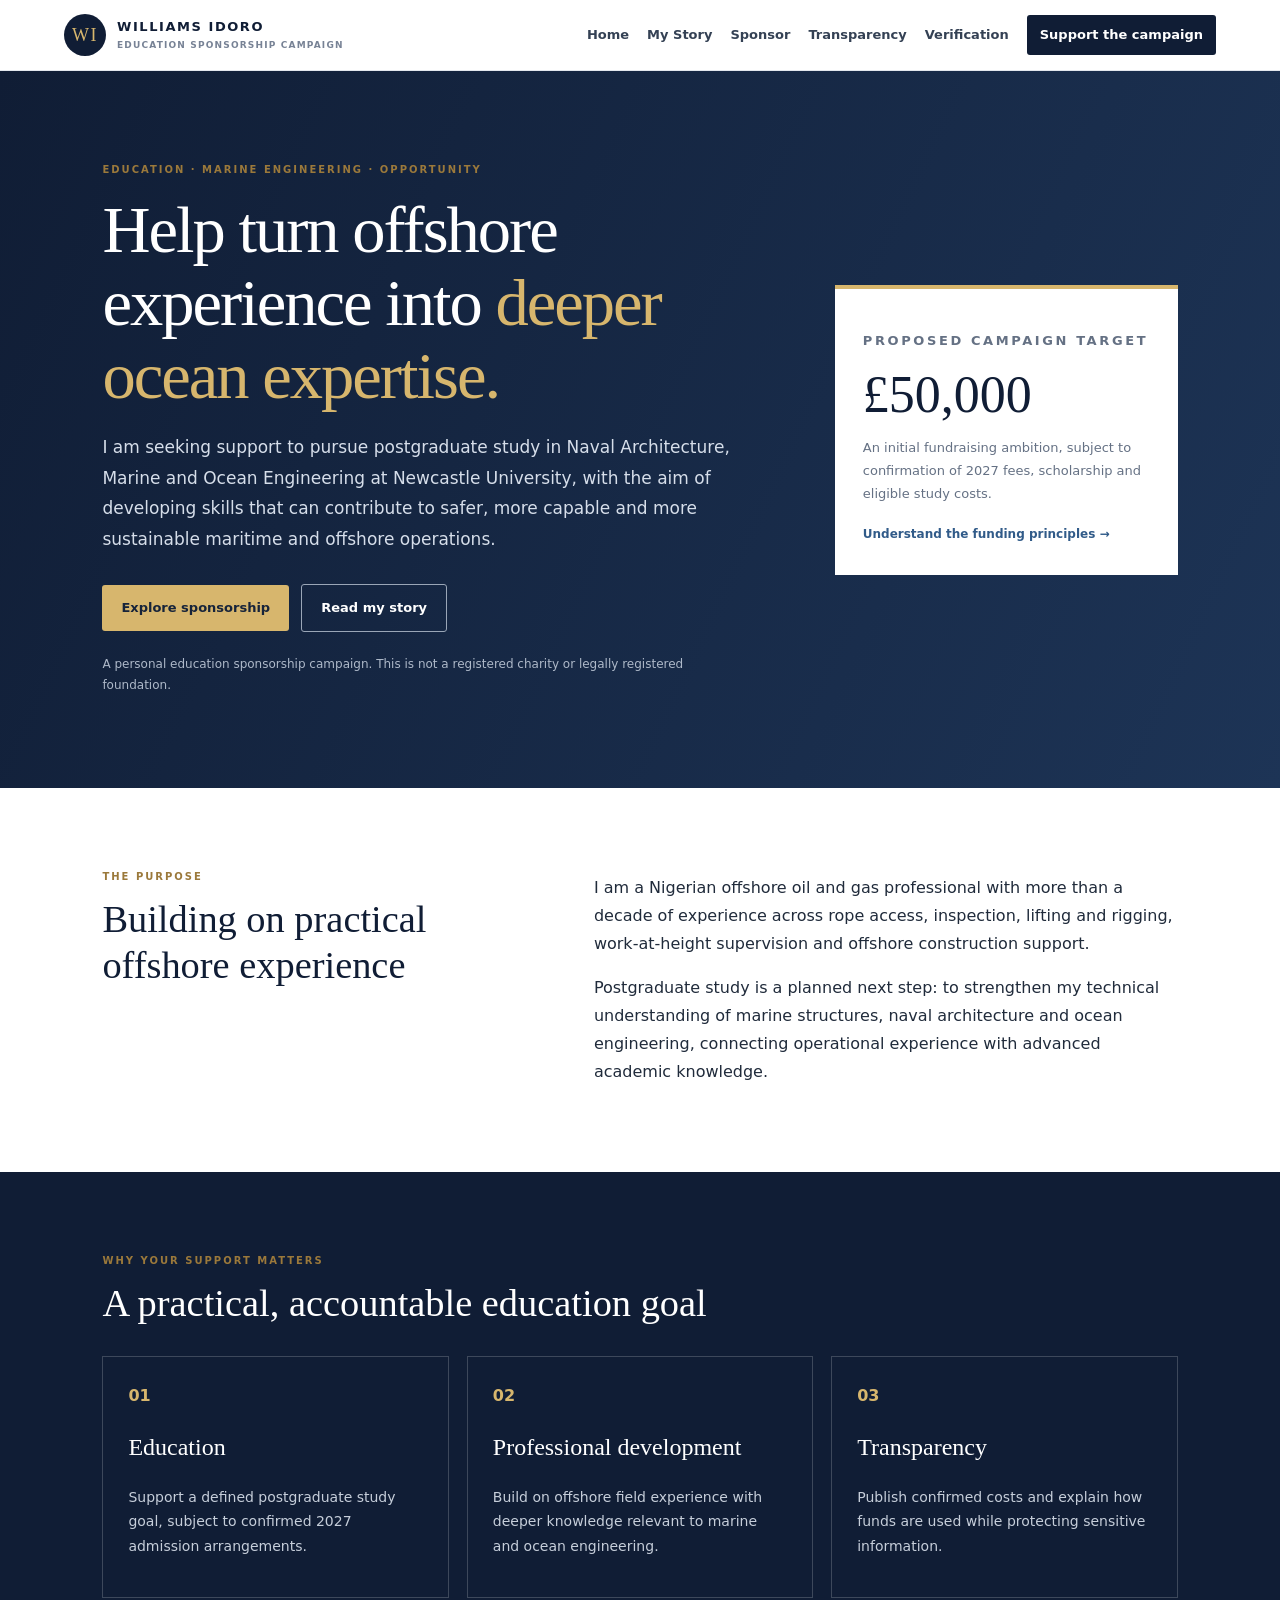
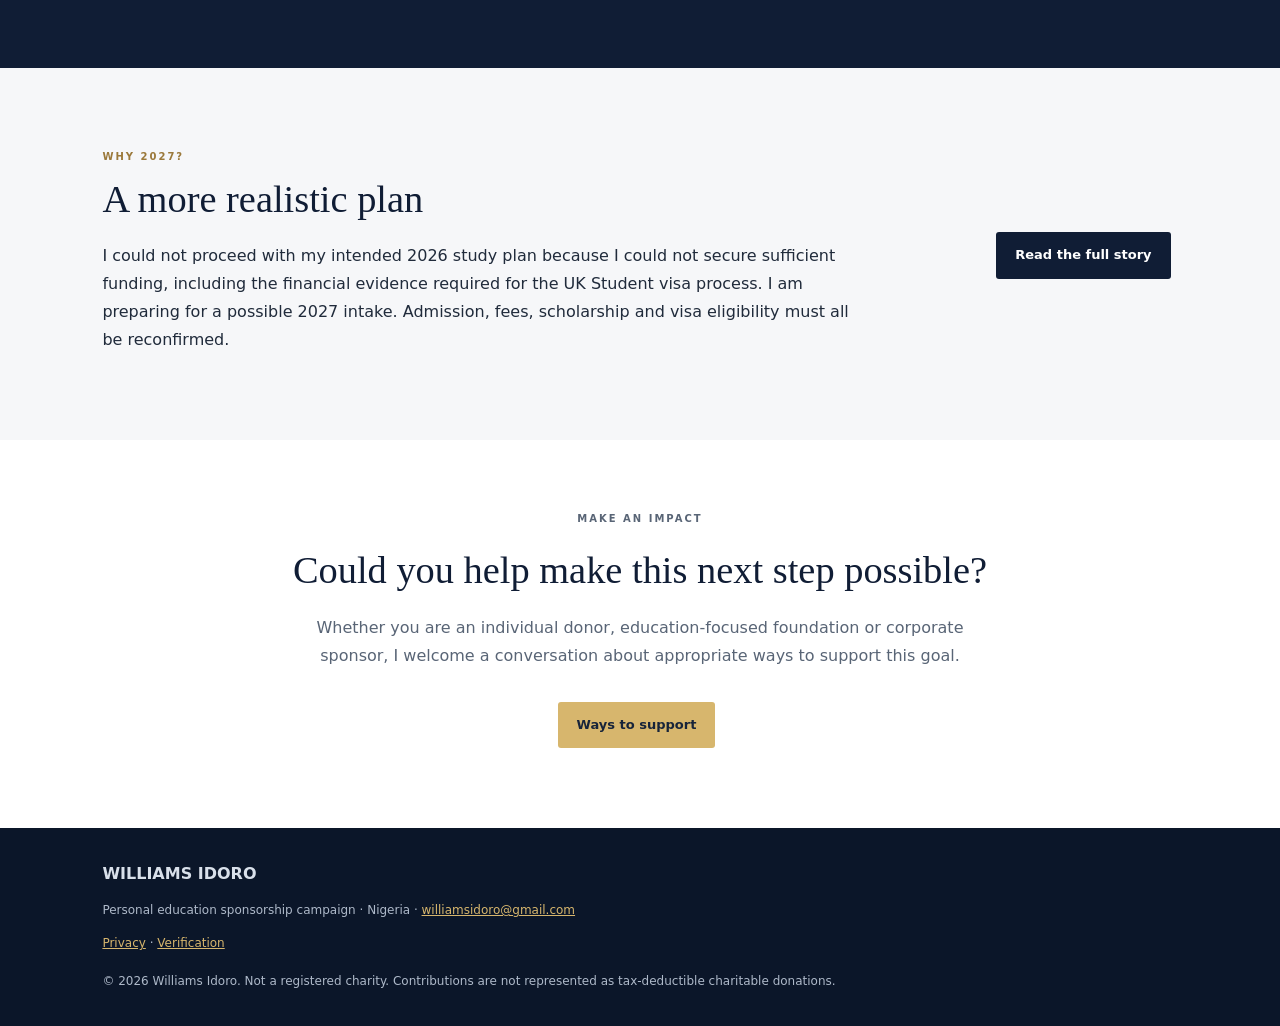
<file: index.html>
<!doctype html>
<html lang="en"><head><meta charset="utf-8"><meta name="viewport" content="width=device-width,initial-scale=1"><meta name="description" content="Support Williams Idoro's goal of postgraduate study in Naval Architecture, Marine and Ocean Engineering."><title>Williams Idoro | Education Sponsorship</title><link rel="stylesheet" href="styles.css"><script src="config.js" defer></script><script src="script.js" defer></script></head>
<body><header class="header"><a class="brand" href="index.html"><b>WI</b><span>WILLIAMS IDORO<small>EDUCATION SPONSORSHIP CAMPAIGN</small></span></a><button class="menu" aria-label="Toggle menu" aria-expanded="false">☰</button><nav><a href="index.html">Home</a><a href="story.html">My Story</a><a href="sponsorship.html">Sponsor</a><a href="transparency.html">Transparency</a><a href="verification.html">Verification</a><a class="nav-cta" href="sponsorship.html">Support the campaign</a></nav></header>
<main><section class="hero"><div><p class="eyebrow">EDUCATION · MARINE ENGINEERING · OPPORTUNITY</p><h1>Help turn offshore experience into <em>deeper ocean expertise.</em></h1><p class="lead">I am seeking support to pursue postgraduate study in Naval Architecture, Marine and Ocean Engineering at Newcastle University, with the aim of developing skills that can contribute to safer, more capable and more sustainable maritime and offshore operations.</p><a class="button gold" href="sponsorship.html">Explore sponsorship</a> <a class="button outline" href="story.html">Read my story</a><p class="small muted">A personal education sponsorship campaign. This is not a registered charity or legally registered foundation.</p></div><aside class="target"><p class="eyebrow">PROPOSED CAMPAIGN TARGET</p><strong>£50,000</strong><p>An initial fundraising ambition, subject to confirmation of 2027 fees, scholarship and eligible study costs.</p><a href="transparency.html">Understand the funding principles →</a></aside></section>
<section class="section split"><div><p class="eyebrow">THE PURPOSE</p><h2>Building on practical offshore experience</h2></div><div><p>I am a Nigerian offshore oil and gas professional with more than a decade of experience across rope access, inspection, lifting and rigging, work-at-height supervision and offshore construction support.</p><p>Postgraduate study is a planned next step: to strengthen my technical understanding of marine structures, naval architecture and ocean engineering, connecting operational experience with advanced academic knowledge.</p></div></section>
<section class="section dark"><p class="eyebrow">WHY YOUR SUPPORT MATTERS</p><h2>A practical, accountable education goal</h2><div class="cards"><article><b>01</b><h3>Education</h3><p>Support a defined postgraduate study goal, subject to confirmed 2027 admission arrangements.</p></article><article><b>02</b><h3>Professional development</h3><p>Build on offshore field experience with deeper knowledge relevant to marine and ocean engineering.</p></article><article><b>03</b><h3>Transparency</h3><p>Publish confirmed costs and explain how funds are used while protecting sensitive information.</p></article></div></section>
<section class="section callout"><div><p class="eyebrow">WHY 2027?</p><h2>A more realistic plan</h2><p>I could not proceed with my intended 2026 study plan because I could not secure sufficient funding, including the financial evidence required for the UK Student visa process. I am preparing for a possible 2027 intake. Admission, fees, scholarship and visa eligibility must all be reconfirmed.</p></div><a class="button navy" href="story.html">Read the full story</a></section>
<section class="section center"><p class="eyebrow">MAKE AN IMPACT</p><h2>Could you help make this next step possible?</h2><p>Whether you are an individual donor, education-focused foundation or corporate sponsor, I welcome a conversation about appropriate ways to support this goal.</p><a class="button gold" href="sponsorship.html">Ways to support</a></section></main>
<footer><strong>WILLIAMS IDORO</strong><p>Personal education sponsorship campaign · Nigeria · <a href="mailto:williamsidoro@gmail.com">williamsidoro@gmail.com</a></p><p><a href="privacy.html">Privacy</a> · <a href="verification.html">Verification</a></p><small>© <span id="year"></span> Williams Idoro. Not a registered charity. Contributions are not represented as tax-deductible charitable donations.</small></footer></body></html>
</file>
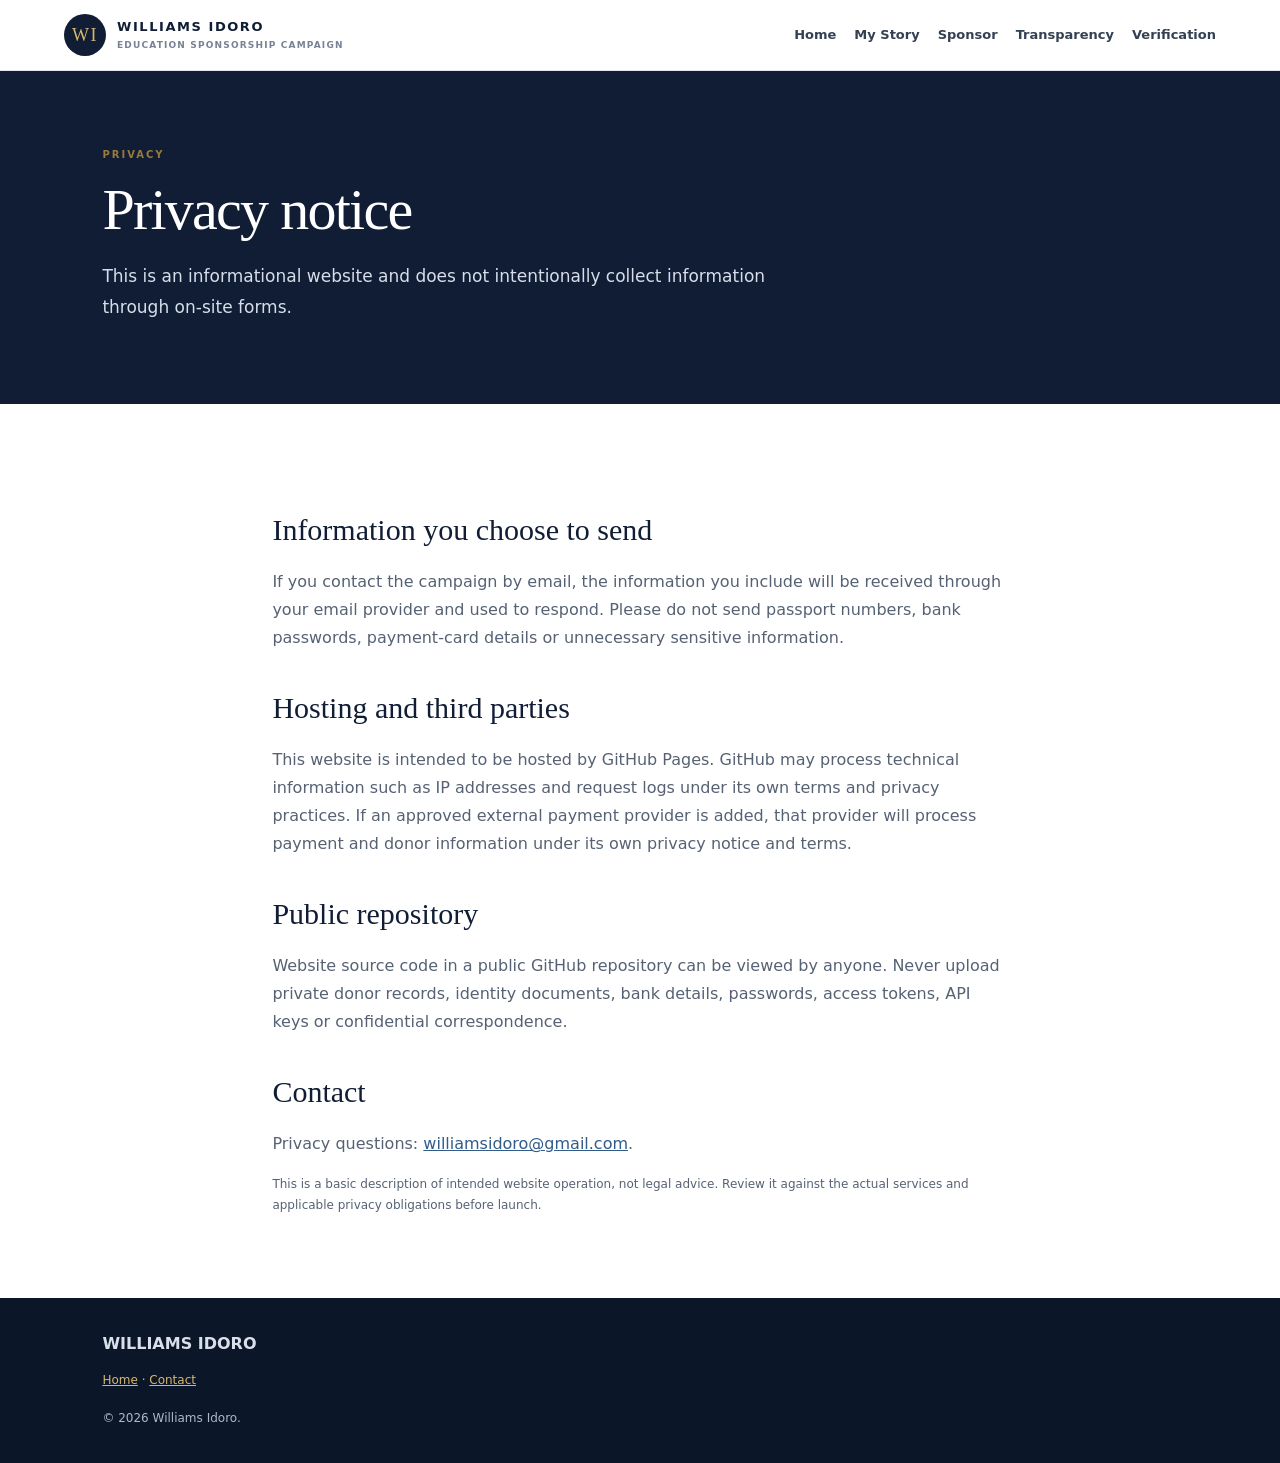
<file: privacy.html>
<!doctype html><html lang="en"><head><meta charset="utf-8"><meta name="viewport" content="width=device-width,initial-scale=1"><title>Privacy Notice | Williams Idoro</title><link rel="stylesheet" href="styles.css"><script src="script.js" defer></script></head><body><header class="header"><a class="brand" href="index.html"><b>WI</b><span>WILLIAMS IDORO<small>EDUCATION SPONSORSHIP CAMPAIGN</small></span></a><button class="menu" aria-label="Toggle menu" aria-expanded="false">☰</button><nav><a href="index.html">Home</a><a href="story.html">My Story</a><a href="sponsorship.html">Sponsor</a><a href="transparency.html">Transparency</a><a href="verification.html">Verification</a></nav></header><main><section class="pagehero"><p class="eyebrow">PRIVACY</p><h1>Privacy notice</h1><p class="lead">This is an informational website and does not intentionally collect information through on-site forms.</p></section><section class="section narrow"><h2>Information you choose to send</h2><p>If you contact the campaign by email, the information you include will be received through your email provider and used to respond. Please do not send passport numbers, bank passwords, payment-card details or unnecessary sensitive information.</p><h2>Hosting and third parties</h2><p>This website is intended to be hosted by GitHub Pages. GitHub may process technical information such as IP addresses and request logs under its own terms and privacy practices. If an approved external payment provider is added, that provider will process payment and donor information under its own privacy notice and terms.</p><h2>Public repository</h2><p>Website source code in a public GitHub repository can be viewed by anyone. Never upload private donor records, identity documents, bank details, passwords, access tokens, API keys or confidential correspondence.</p><h2>Contact</h2><p>Privacy questions: <a href="mailto:williamsidoro@gmail.com">williamsidoro@gmail.com</a>.</p><p class="small muted">This is a basic description of intended website operation, not legal advice. Review it against the actual services and applicable privacy obligations before launch.</p></section></main><footer><strong>WILLIAMS IDORO</strong><p><a href="index.html">Home</a> · <a href="mailto:williamsidoro@gmail.com">Contact</a></p><small>© <span id="year"></span> Williams Idoro.</small></footer></body></html>
</file>
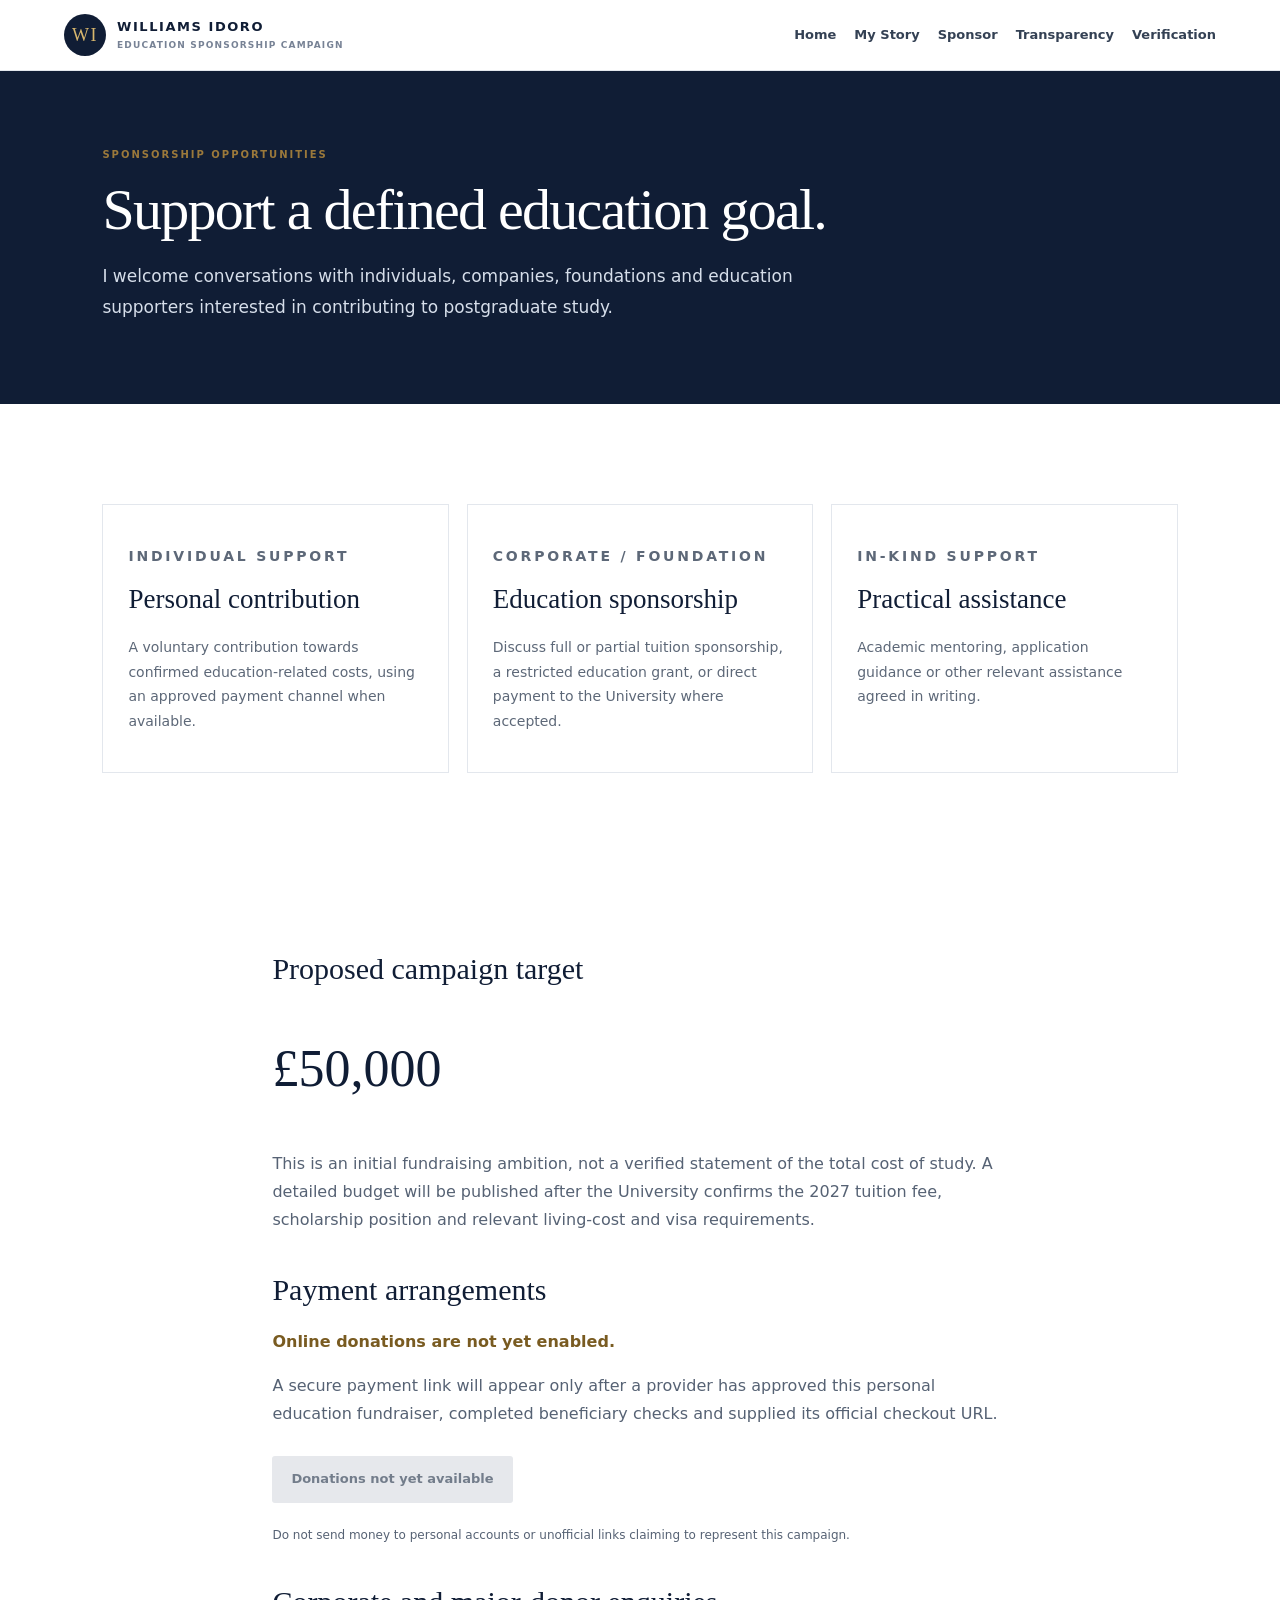
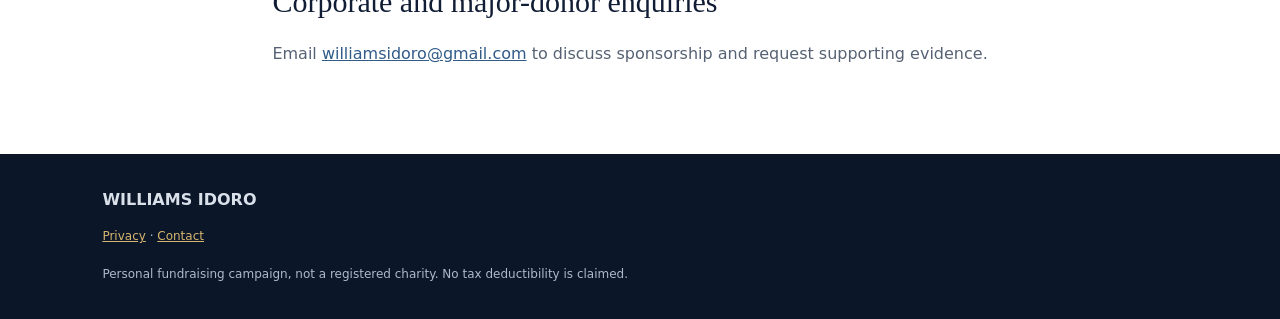
<file: sponsorship.html>
<!doctype html><html lang="en"><head><meta charset="utf-8"><meta name="viewport" content="width=device-width,initial-scale=1"><title>Sponsorship | Williams Idoro</title><link rel="stylesheet" href="styles.css"><script src="config.js" defer></script><script src="script.js" defer></script></head><body><header class="header"><a class="brand" href="index.html"><b>WI</b><span>WILLIAMS IDORO<small>EDUCATION SPONSORSHIP CAMPAIGN</small></span></a><button class="menu" aria-label="Toggle menu" aria-expanded="false">☰</button><nav><a href="index.html">Home</a><a href="story.html">My Story</a><a href="sponsorship.html">Sponsor</a><a href="transparency.html">Transparency</a><a href="verification.html">Verification</a></nav></header><main><section class="pagehero"><p class="eyebrow">SPONSORSHIP OPPORTUNITIES</p><h1>Support a defined education goal.</h1><p class="lead">I welcome conversations with individuals, companies, foundations and education supporters interested in contributing to postgraduate study.</p></section><section class="section"><div class="cards lightcards"><article><p class="eyebrow">INDIVIDUAL SUPPORT</p><h2>Personal contribution</h2><p>A voluntary contribution towards confirmed education-related costs, using an approved payment channel when available.</p></article><article><p class="eyebrow">CORPORATE / FOUNDATION</p><h2>Education sponsorship</h2><p>Discuss full or partial tuition sponsorship, a restricted education grant, or direct payment to the University where accepted.</p></article><article><p class="eyebrow">IN-KIND SUPPORT</p><h2>Practical assistance</h2><p>Academic mentoring, application guidance or other relevant assistance agreed in writing.</p></article></div></section><section class="section narrow"><h2>Proposed campaign target</h2><p class="figure">£50,000</p><p>This is an initial fundraising ambition, not a verified statement of the total cost of study. A detailed budget will be published after the University confirms the 2027 tuition fee, scholarship position and relevant living-cost and visa requirements.</p><h2>Payment arrangements</h2><p id="payment-status" class="status">Online donations are not yet enabled.</p><p id="payment-detail">A secure payment link will appear only after a provider has approved this personal education fundraiser, completed beneficiary checks and supplied its official checkout URL.</p><a id="donate-button" class="button disabled" href="#" aria-disabled="true">Donations not yet available</a><p class="small muted">Do not send money to personal accounts or unofficial links claiming to represent this campaign.</p><h2>Corporate and major-donor enquiries</h2><p>Email <a href="mailto:williamsidoro@gmail.com?subject=Education%20Sponsorship%20Enquiry">williamsidoro@gmail.com</a> to discuss sponsorship and request supporting evidence.</p></section></main><footer><strong>WILLIAMS IDORO</strong><p><a href="privacy.html">Privacy</a> · <a href="mailto:williamsidoro@gmail.com">Contact</a></p><small>Personal fundraising campaign, not a registered charity. No tax deductibility is claimed.</small></footer></body></html>
</file>
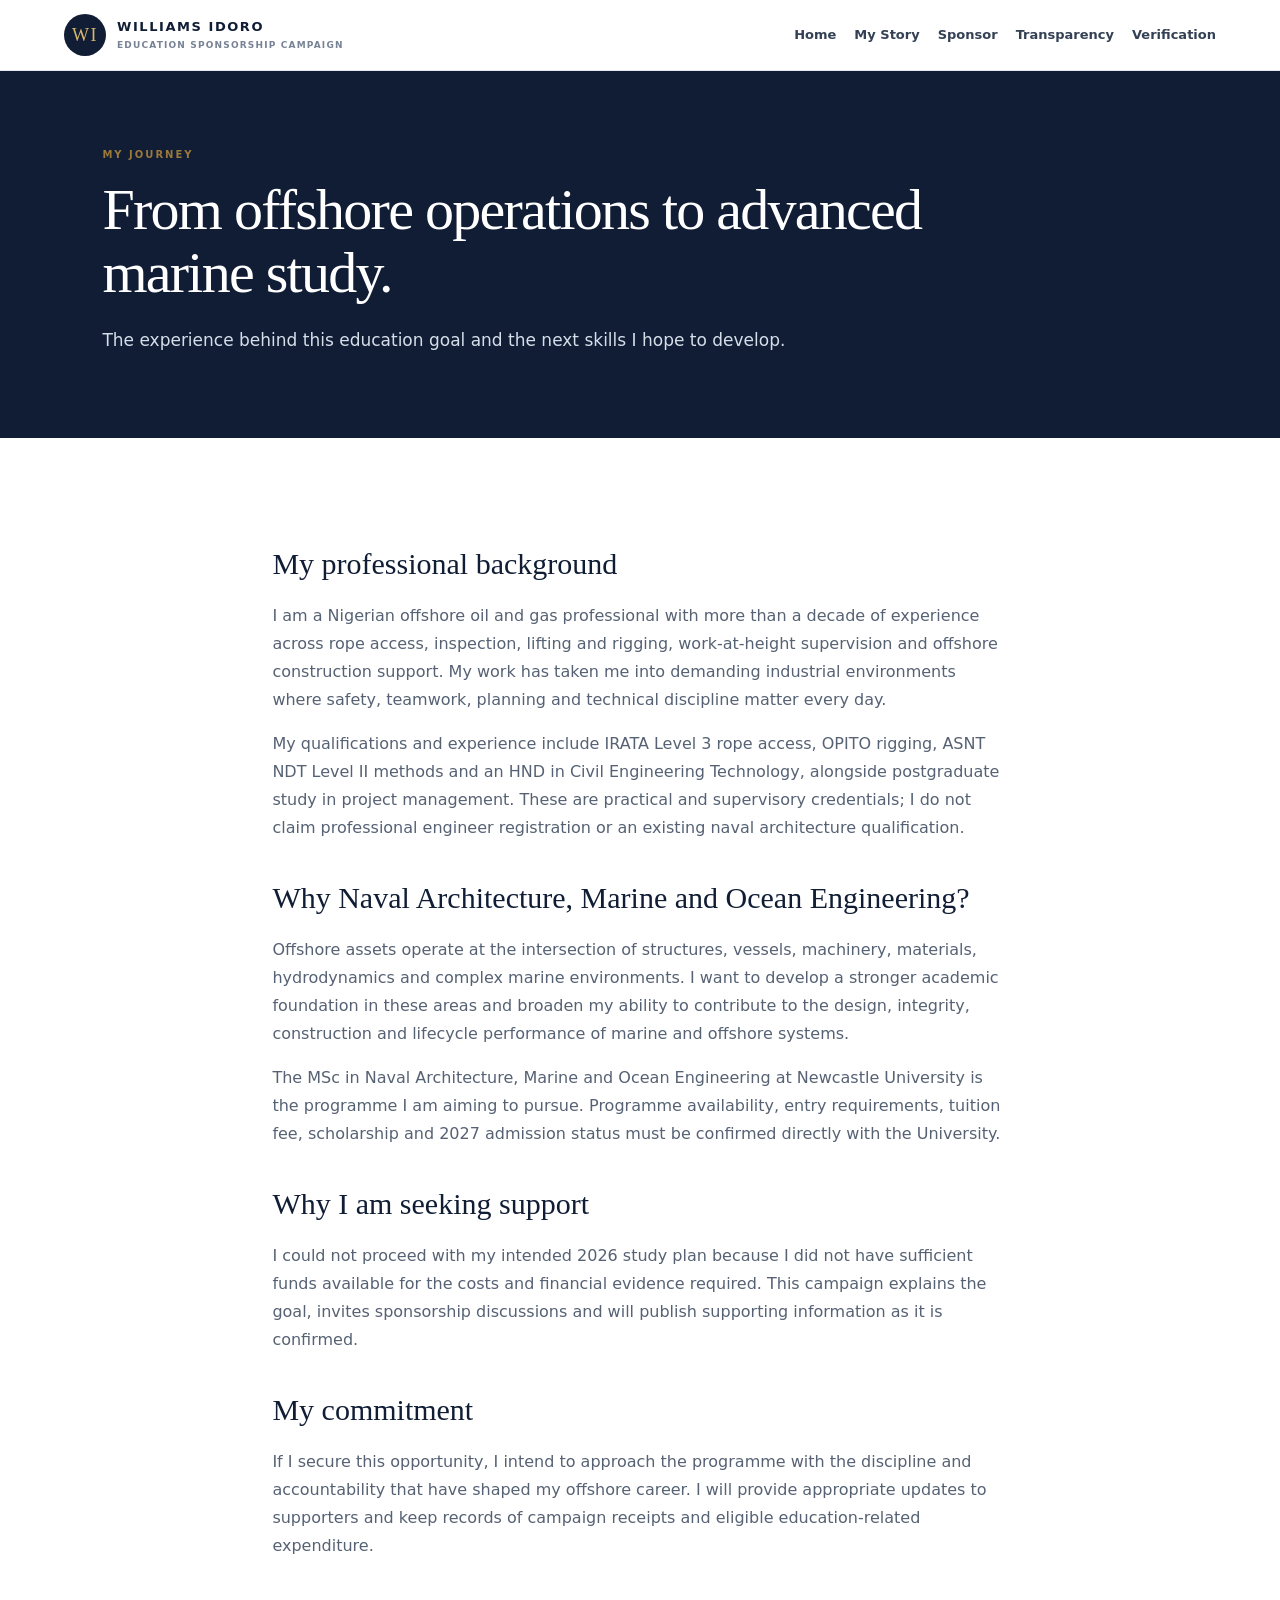
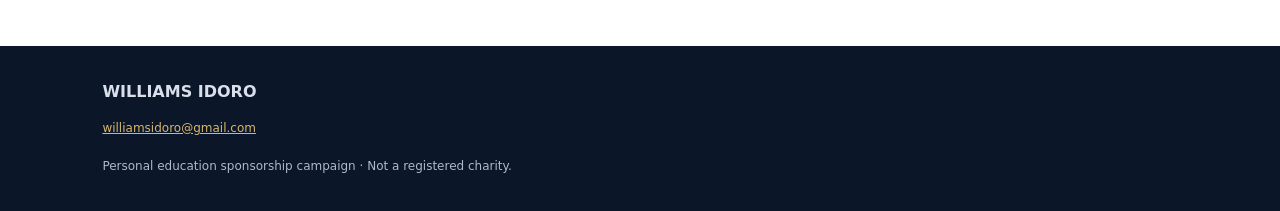
<file: story.html>
<!doctype html><html lang="en"><head><meta charset="utf-8"><meta name="viewport" content="width=device-width,initial-scale=1"><title>My Story | Williams Idoro</title><link rel="stylesheet" href="styles.css"><script src="script.js" defer></script></head><body><header class="header"><a class="brand" href="index.html"><b>WI</b><span>WILLIAMS IDORO<small>EDUCATION SPONSORSHIP CAMPAIGN</small></span></a><button class="menu" aria-label="Toggle menu" aria-expanded="false">☰</button><nav><a href="index.html">Home</a><a href="story.html">My Story</a><a href="sponsorship.html">Sponsor</a><a href="transparency.html">Transparency</a><a href="verification.html">Verification</a></nav></header><main><section class="pagehero"><p class="eyebrow">MY JOURNEY</p><h1>From offshore operations to advanced marine study.</h1><p class="lead">The experience behind this education goal and the next skills I hope to develop.</p></section><section class="section narrow"><h2>My professional background</h2><p>I am a Nigerian offshore oil and gas professional with more than a decade of experience across rope access, inspection, lifting and rigging, work-at-height supervision and offshore construction support. My work has taken me into demanding industrial environments where safety, teamwork, planning and technical discipline matter every day.</p><p>My qualifications and experience include IRATA Level 3 rope access, OPITO rigging, ASNT NDT Level II methods and an HND in Civil Engineering Technology, alongside postgraduate study in project management. These are practical and supervisory credentials; I do not claim professional engineer registration or an existing naval architecture qualification.</p><h2>Why Naval Architecture, Marine and Ocean Engineering?</h2><p>Offshore assets operate at the intersection of structures, vessels, machinery, materials, hydrodynamics and complex marine environments. I want to develop a stronger academic foundation in these areas and broaden my ability to contribute to the design, integrity, construction and lifecycle performance of marine and offshore systems.</p><p>The MSc in Naval Architecture, Marine and Ocean Engineering at Newcastle University is the programme I am aiming to pursue. Programme availability, entry requirements, tuition fee, scholarship and 2027 admission status must be confirmed directly with the University.</p><h2>Why I am seeking support</h2><p>I could not proceed with my intended 2026 study plan because I did not have sufficient funds available for the costs and financial evidence required. This campaign explains the goal, invites sponsorship discussions and will publish supporting information as it is confirmed.</p><h2>My commitment</h2><p>If I secure this opportunity, I intend to approach the programme with the discipline and accountability that have shaped my offshore career. I will provide appropriate updates to supporters and keep records of campaign receipts and eligible education-related expenditure.</p></section></main><footer><strong>WILLIAMS IDORO</strong><p><a href="mailto:williamsidoro@gmail.com">williamsidoro@gmail.com</a></p><small>Personal education sponsorship campaign · Not a registered charity.</small></footer></body></html>
</file>
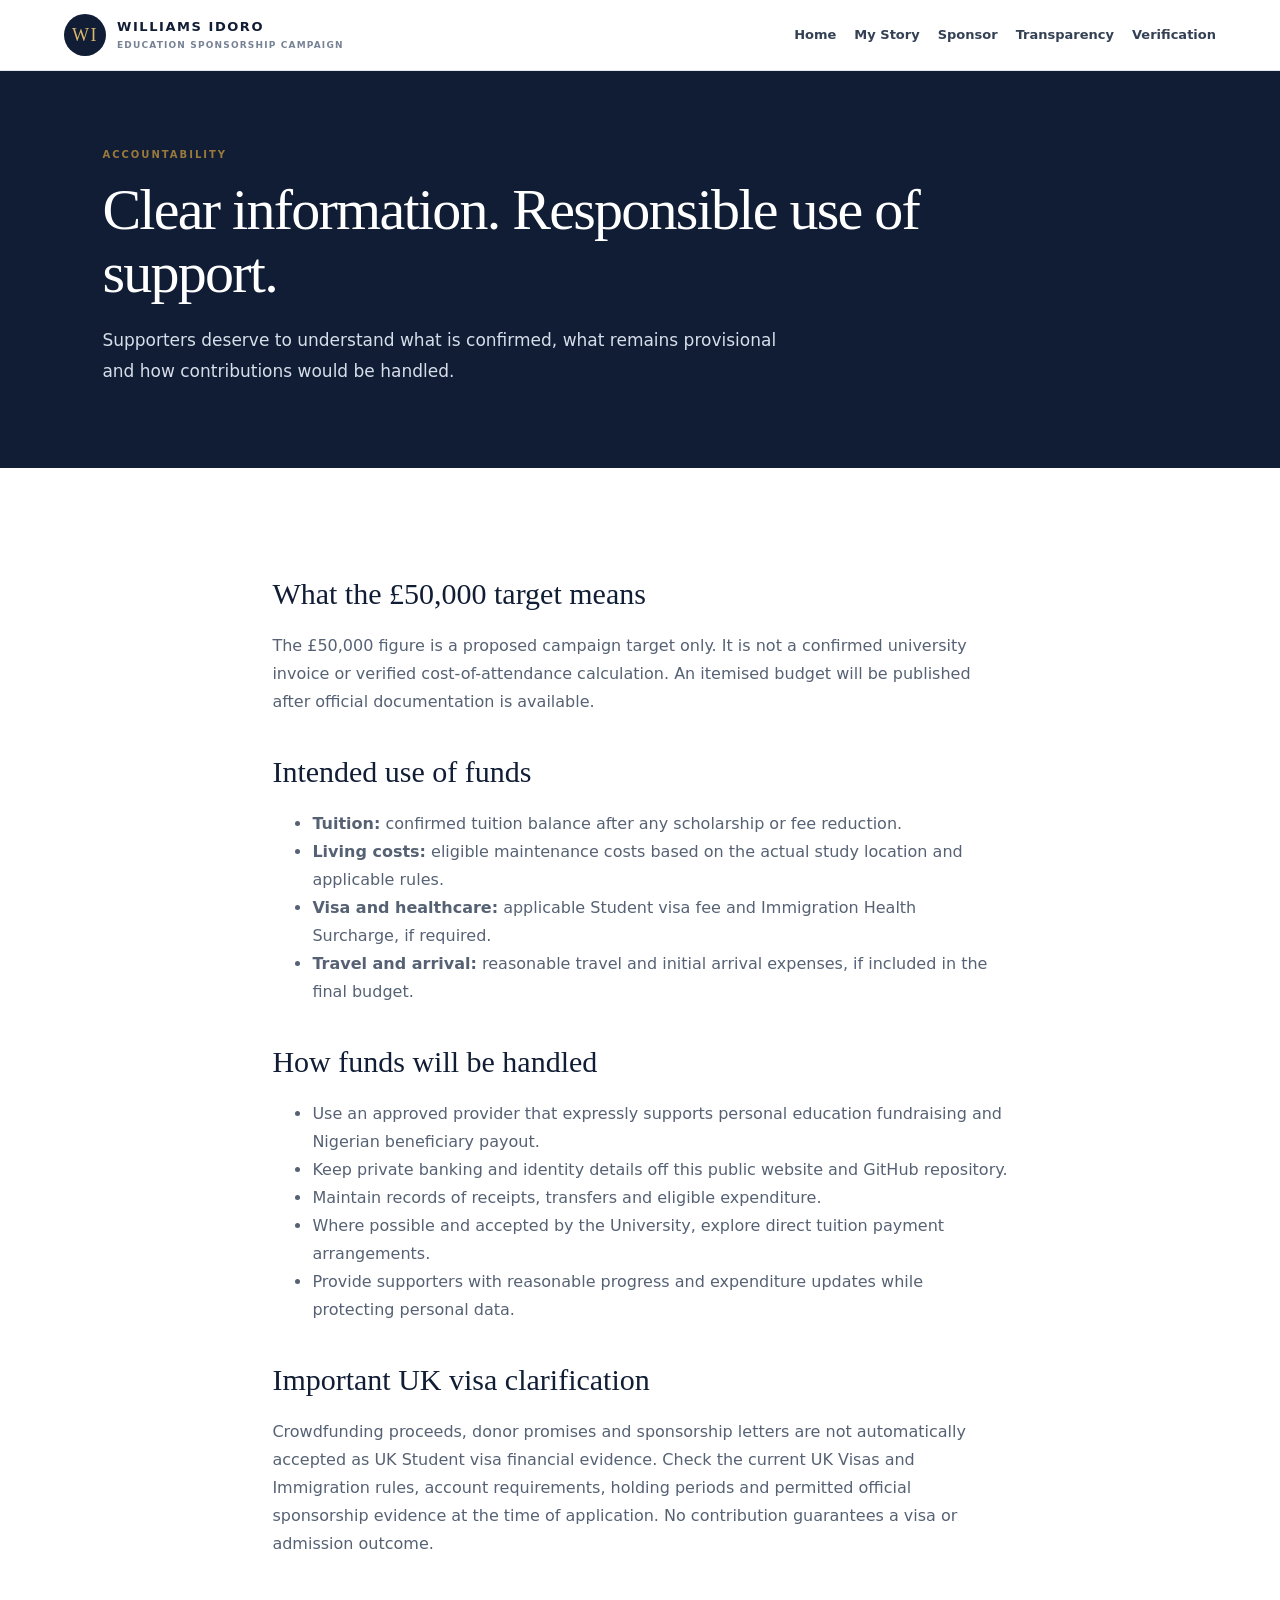
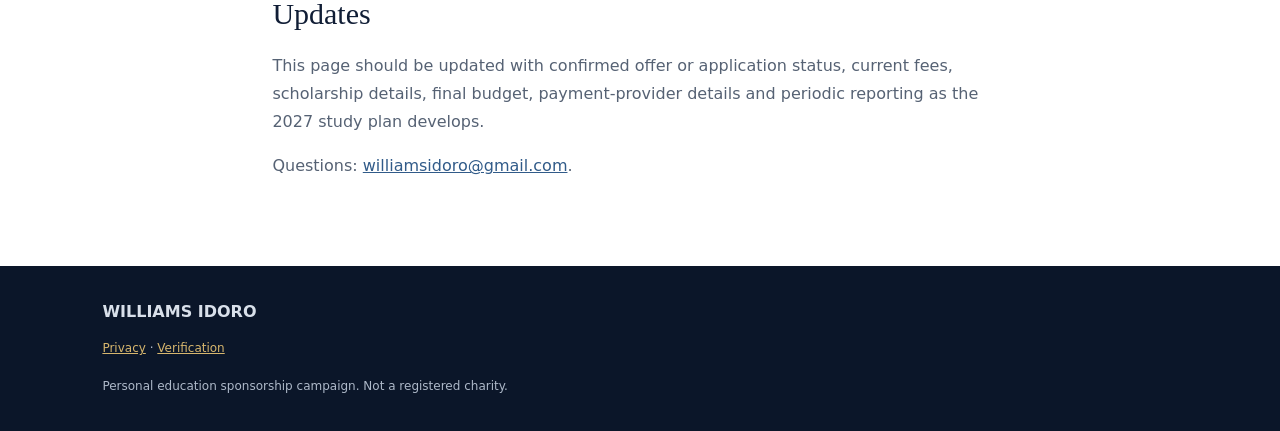
<file: transparency.html>
<!doctype html><html lang="en"><head><meta charset="utf-8"><meta name="viewport" content="width=device-width,initial-scale=1"><title>Transparency | Williams Idoro</title><link rel="stylesheet" href="styles.css"><script src="script.js" defer></script></head><body><header class="header"><a class="brand" href="index.html"><b>WI</b><span>WILLIAMS IDORO<small>EDUCATION SPONSORSHIP CAMPAIGN</small></span></a><button class="menu" aria-label="Toggle menu" aria-expanded="false">☰</button><nav><a href="index.html">Home</a><a href="story.html">My Story</a><a href="sponsorship.html">Sponsor</a><a href="transparency.html">Transparency</a><a href="verification.html">Verification</a></nav></header><main><section class="pagehero"><p class="eyebrow">ACCOUNTABILITY</p><h1>Clear information. Responsible use of support.</h1><p class="lead">Supporters deserve to understand what is confirmed, what remains provisional and how contributions would be handled.</p></section><section class="section narrow"><h2>What the £50,000 target means</h2><p>The £50,000 figure is a proposed campaign target only. It is not a confirmed university invoice or verified cost-of-attendance calculation. An itemised budget will be published after official documentation is available.</p><h2>Intended use of funds</h2><ul><li><b>Tuition:</b> confirmed tuition balance after any scholarship or fee reduction.</li><li><b>Living costs:</b> eligible maintenance costs based on the actual study location and applicable rules.</li><li><b>Visa and healthcare:</b> applicable Student visa fee and Immigration Health Surcharge, if required.</li><li><b>Travel and arrival:</b> reasonable travel and initial arrival expenses, if included in the final budget.</li></ul><h2>How funds will be handled</h2><ul><li>Use an approved provider that expressly supports personal education fundraising and Nigerian beneficiary payout.</li><li>Keep private banking and identity details off this public website and GitHub repository.</li><li>Maintain records of receipts, transfers and eligible expenditure.</li><li>Where possible and accepted by the University, explore direct tuition payment arrangements.</li><li>Provide supporters with reasonable progress and expenditure updates while protecting personal data.</li></ul><h2>Important UK visa clarification</h2><p>Crowdfunding proceeds, donor promises and sponsorship letters are not automatically accepted as UK Student visa financial evidence. Check the current UK Visas and Immigration rules, account requirements, holding periods and permitted official sponsorship evidence at the time of application. No contribution guarantees a visa or admission outcome.</p><h2>Updates</h2><p>This page should be updated with confirmed offer or application status, current fees, scholarship details, final budget, payment-provider details and periodic reporting as the 2027 study plan develops.</p><p>Questions: <a href="mailto:williamsidoro@gmail.com">williamsidoro@gmail.com</a>.</p></section></main><footer><strong>WILLIAMS IDORO</strong><p><a href="privacy.html">Privacy</a> · <a href="verification.html">Verification</a></p><small>Personal education sponsorship campaign. Not a registered charity.</small></footer></body></html>
</file>
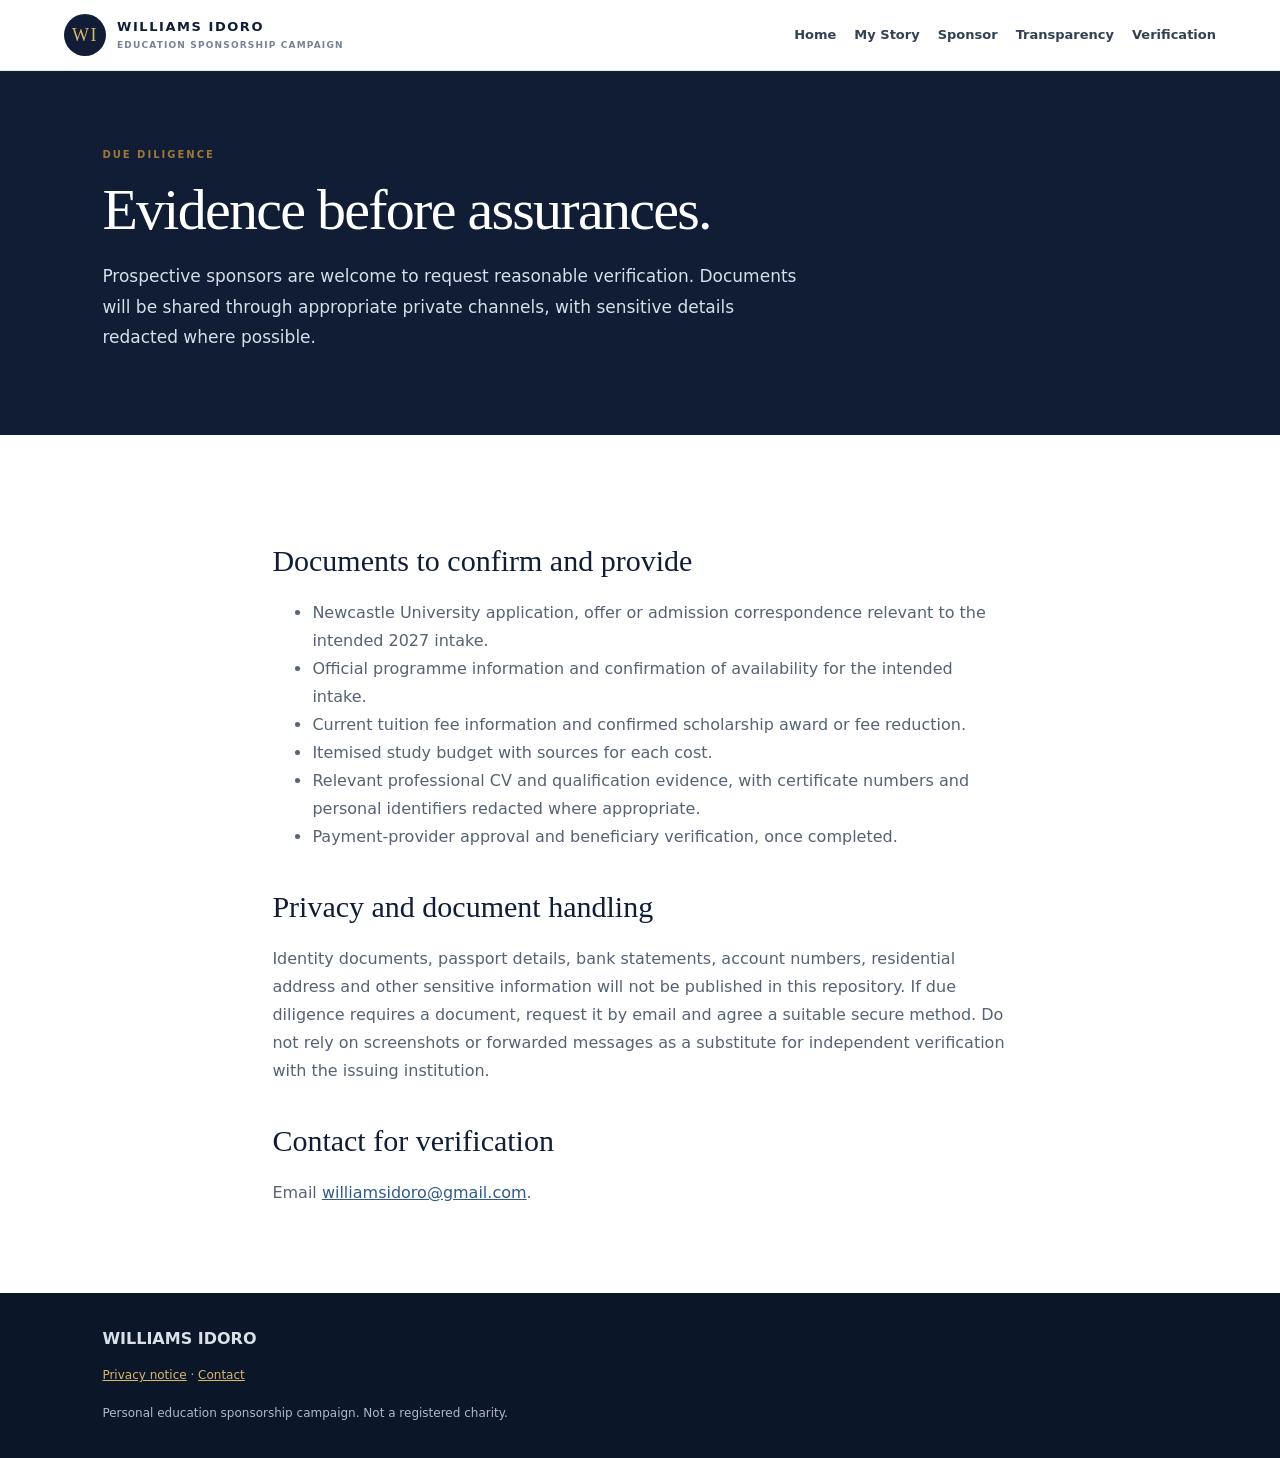
<file: verification.html>
<!doctype html><html lang="en"><head><meta charset="utf-8"><meta name="viewport" content="width=device-width,initial-scale=1"><title>Verification | Williams Idoro</title><link rel="stylesheet" href="styles.css"><script src="script.js" defer></script></head><body><header class="header"><a class="brand" href="index.html"><b>WI</b><span>WILLIAMS IDORO<small>EDUCATION SPONSORSHIP CAMPAIGN</small></span></a><button class="menu" aria-label="Toggle menu" aria-expanded="false">☰</button><nav><a href="index.html">Home</a><a href="story.html">My Story</a><a href="sponsorship.html">Sponsor</a><a href="transparency.html">Transparency</a><a href="verification.html">Verification</a></nav></header><main><section class="pagehero"><p class="eyebrow">DUE DILIGENCE</p><h1>Evidence before assurances.</h1><p class="lead">Prospective sponsors are welcome to request reasonable verification. Documents will be shared through appropriate private channels, with sensitive details redacted where possible.</p></section><section class="section narrow"><h2>Documents to confirm and provide</h2><ul><li>Newcastle University application, offer or admission correspondence relevant to the intended 2027 intake.</li><li>Official programme information and confirmation of availability for the intended intake.</li><li>Current tuition fee information and confirmed scholarship award or fee reduction.</li><li>Itemised study budget with sources for each cost.</li><li>Relevant professional CV and qualification evidence, with certificate numbers and personal identifiers redacted where appropriate.</li><li>Payment-provider approval and beneficiary verification, once completed.</li></ul><h2>Privacy and document handling</h2><p>Identity documents, passport details, bank statements, account numbers, residential address and other sensitive information will not be published in this repository. If due diligence requires a document, request it by email and agree a suitable secure method. Do not rely on screenshots or forwarded messages as a substitute for independent verification with the issuing institution.</p><h2>Contact for verification</h2><p>Email <a href="mailto:williamsidoro@gmail.com?subject=Education%20Campaign%20Verification">williamsidoro@gmail.com</a>.</p></section></main><footer><strong>WILLIAMS IDORO</strong><p><a href="privacy.html">Privacy notice</a> · <a href="mailto:williamsidoro@gmail.com">Contact</a></p><small>Personal education sponsorship campaign. Not a registered charity.</small></footer></body></html>
</file>
<file: styles.css>
:root{--navy:#101d35;--gold:#d7b66d;--ink:#202b3b;--muted:#657184;--paper:#f6f7f9;--line:#e3e7ed}*{box-sizing:border-box}body{margin:0;font:16px/1.75 Inter,system-ui,-apple-system,"Segoe UI",sans-serif;color:var(--ink)}a{color:#315b89}.header{padding:14px 5vw;display:flex;align-items:center;justify-content:space-between;gap:20px;border-bottom:1px solid var(--line)}.brand{display:flex;align-items:center;gap:11px;color:var(--navy);text-decoration:none;font-size:13px;font-weight:850;letter-spacing:.12em;line-height:1.3}.brand b{width:42px;height:42px;border-radius:50%;display:grid;place-items:center;background:var(--navy);color:var(--gold);font:18px Georgia}.brand small{display:block;font-size:9px;color:#778295;letter-spacing:.13em;margin-top:4px}nav{display:flex;gap:18px;align-items:center}nav a{text-decoration:none;color:#344154;font-size:13px;font-weight:650}.nav-cta{background:var(--navy);color:white;padding:9px 13px;border-radius:3px}.menu{display:none;background:none;border:0;font-size:25px}.hero{background:linear-gradient(115deg,#101d35,#1d3456);color:white;padding:80px 8vw;display:grid;grid-template-columns:1.5fr .8fr;gap:7vw;align-items:center}.hero h1,.pagehero h1{font:500 clamp(40px,5.2vw,68px)/1.1 Georgia,serif;letter-spacing:-.03em;margin:14px 0 20px}.hero h1 em{color:var(--gold);font-style:normal}.eyebrow{font-size:10px;letter-spacing:.2em;font-weight:800;color:#9b793b}.lead{font-size:17px;line-height:1.8;color:#d6deea;max-width:700px}.button{display:inline-block;padding:12px 19px;margin:12px 7px 10px 0;text-decoration:none;border-radius:3px;font-size:13px;font-weight:750}.gold{background:var(--gold);color:#17243a}.outline{border:1px solid #9aa6b7;color:white}.navy{background:var(--navy);color:white}.muted{color:#aeb9c9}.small{font-size:12px}.target{background:#fff;color:var(--ink);padding:28px;border-top:4px solid var(--gold)}.target strong{display:block;font:52px Georgia;color:var(--navy);margin:12px 0}.target p{font-size:13px;color:var(--muted)}.target a{font-size:12px;font-weight:700;text-decoration:none}.section{padding:70px 8vw}.split{display:grid;grid-template-columns:.8fr 1.2fr;gap:8vw}.section h2{font:500 clamp(28px,3vw,40px)/1.2 Georgia;color:var(--navy);margin:8px 0 20px}.dark{background:var(--navy);color:white}.dark h2{color:white}.cards{display:grid;grid-template-columns:repeat(3,1fr);gap:18px;margin-top:30px}.cards article{padding:25px;border:1px solid #ffffff30}.cards article>b{color:var(--gold)}.cards h3{font:24px Georgia;color:white}.cards p{font-size:14px;color:#c6ceda}.lightcards article{border:1px solid var(--line)}.lightcards h2{font-size:27px}.lightcards p{color:#5d6878}.callout{background:var(--paper);display:flex;justify-content:space-between;align-items:center;gap:35px}.callout>div{max-width:760px}.center{text-align:center}.center p{max-width:650px;margin:0 auto 20px;color:#596576}.pagehero{background:var(--navy);color:white;padding:65px 8vw}.pagehero h1{font-size:clamp(38px,5vw,58px);max-width:850px}.narrow{max-width:940px;margin:auto}.narrow h2{margin-top:38px;font-size:30px}.narrow li,.narrow p{color:#566274}.figure{font:52px Georgia;color:var(--navy)!important}.status{font-weight:800;color:#795b21!important}.disabled{background:#e6e8ec;color:#737d8b;pointer-events:none}.footer,footer{background:#0b1629;color:#d9e0ea;padding:32px 8vw}footer p,footer small{font-size:12px;color:#aeb9c9}footer a{color:var(--gold)}@media(max-width:850px){nav{gap:10px}nav a{font-size:11px}}@media(max-width:700px){.header{flex-wrap:wrap}.menu{display:block}nav{display:none;width:100%;flex-direction:column;align-items:stretch}nav.open{display:flex}nav a{padding:7px;font-size:14px}.hero,.split{grid-template-columns:1fr}.hero{padding:55px 24px}.section{padding:52px 24px}.cards{grid-template-columns:1fr}.callout{display:block}.pagehero{padding:50px 24px}.target{max-width:450px}}
</file>
